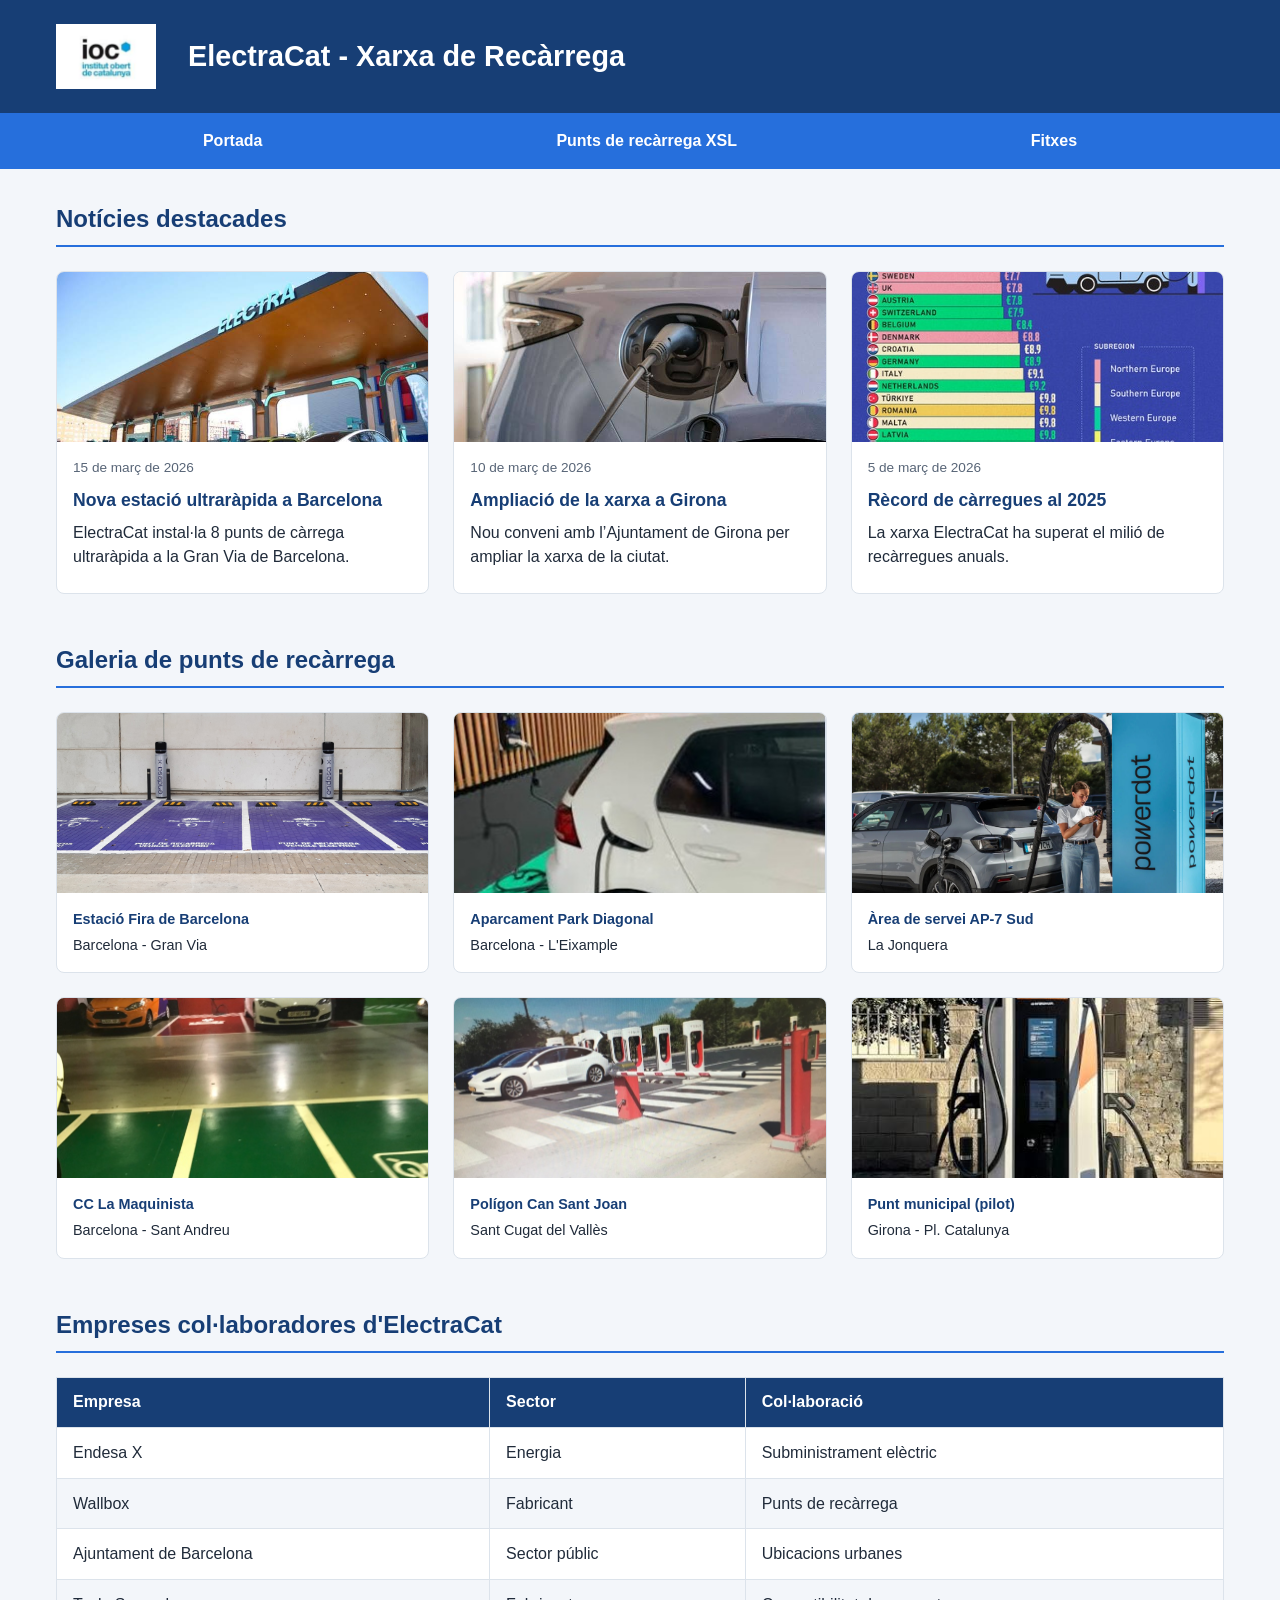
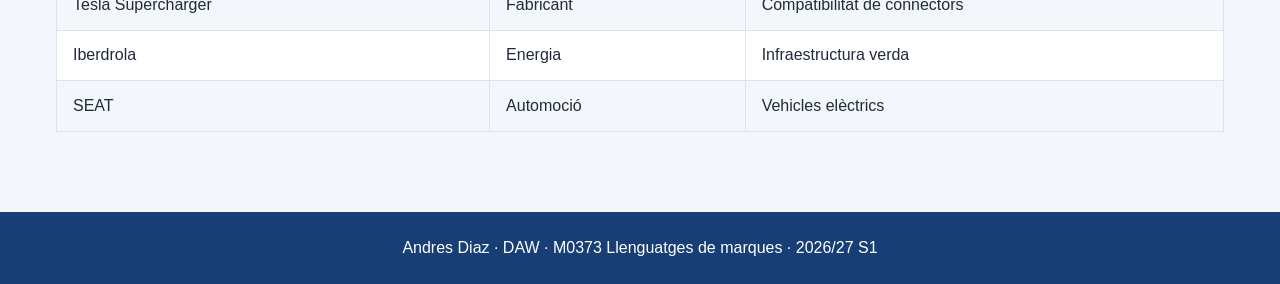
<file: index.html>
<!DOCTYPE html>
<html lang="ca">
<head>
    <meta charset="UTF-8">
    <meta name="viewport" content="width=device-width, initial-scale=1.0">
    <meta name="author" content="Andres Diaz for bewsystems by anondiaz" />
    <meta name="description" content="Xarxa de punts de recàrrega per a vehicles elèctrics" />
    <meta name="keywords" content="ElectraCat, punts de recàrrega, vehicles elèctrics" />
    <title>ElectraCat - Xarxa de Recàrrega</title>
    <link rel="stylesheet" href="CSS/styles.css" />
</head>
<body>
    <header>
        <div class="contenidor capcalera">
            <img src="imatges/logoIoc.jpg" alt="Logotip de l'IOC">
            <h1>ElectraCat - Xarxa de Recàrrega</h1>
        </div>
    </header>
    <nav>
        <ul class="contenidor">
            <li><a href="index.html">Portada</a></li>
            <li><a href="electracat_Diaz.xml">Punts de recàrrega XSL</a></li>
            <li><a href="fitxes.html">Fitxes</a></li>
        </ul>
    </nav>
    <main class="contenidor">
        <section>
            <h2>Notícies destacades</h2>
            <div class="noticies">
                <article>
                    <img src="imatges/noticia1.jpg" alt="Estació de recàrrega a Barcelona">
                    <time datetime="2026-03-15">15 de març de 2026</time>
                    <h3>Nova estació ultraràpida a Barcelona</h3>
                    <p>ElectraCat instal·la 8 punts de càrrega ultraràpida a la Gran Via de Barcelona.</p>
                </article>

                <article>
                    <img src="imatges/noticia2.jpg" alt="Punts de recàrrega a Girona">
                    <time datetime="2026-03-10">10 de març de 2026</time>
                    <h3>Ampliació de la xarxa a Girona</h3>
                    <p>Nou conveni amb l’Ajuntament de Girona per ampliar la xarxa de la ciutat.</p>
                </article>

                <article>
                    <img src="imatges/noticia3.jpg" alt="Vehicle elèctric en procés de recàrrega">
                    <time datetime="2026-03-05">5 de març de 2026</time>
                    <h3>Rècord de càrregues al 2025</h3>
                    <p>La xarxa ElectraCat ha superat el milió de recàrregues anuals.</p>
                </article>
            </div>
        </section>
        <section>
            <h2>Galeria de punts de recàrrega</h2>

            <div class="galeria">
                <figure>
                    <img src="imatges/E001.jpg" alt="Estació Fira de Barcelona">
                    <figcaption>
                        <strong>Estació Fira de Barcelona</strong>
                        Barcelona - Gran Via
                    </figcaption>
                </figure>

                <figure>
                    <img src="imatges/E002.jpg" alt="Aparcament Park Diagonal">
                    <figcaption>
                        <strong>Aparcament Park Diagonal</strong>
                        Barcelona - L'Eixample
                    </figcaption>
                </figure>

                <figure>
                    <img src="imatges/E003.jpg" alt="Àrea de servei AP-7 Sud">
                    <figcaption>
                        <strong>Àrea de servei AP-7 Sud</strong>
                        La Jonquera
                    </figcaption>
                </figure>

                <figure>
                    <img src="imatges/E004.jpg" alt="CC La Maquinista">
                    <figcaption>
                        <strong>CC La Maquinista</strong>
                        Barcelona - Sant Andreu
                    </figcaption>
                </figure>

                <figure>
                    <img src="imatges/E005.jpg" alt="Polígon Can Sant Joan">
                    <figcaption>
                        <strong>Polígon Can Sant Joan</strong>
                        Sant Cugat del Vallès
                    </figcaption>
                </figure>

                <figure>
                    <img src="imatges/E006.jpg" alt="Punt municipal de Girona">
                    <figcaption>
                        <strong>Punt municipal (pilot)</strong>
                        Girona - Pl. Catalunya
                    </figcaption>
                </figure>
            </div>
        </section>
        <section>
            <h2>Empreses col·laboradores d'ElectraCat</h2>

            <div class="taula-contenidor">
                <table>
                    <thead>
                        <tr>
                            <th scope="col">Empresa</th>
                            <th scope="col">Sector</th>
                            <th scope="col">Col·laboració</th>
                        </tr>
                    </thead>
                    <tbody>
                        <tr>
                            <td>Endesa X</td>
                            <td>Energia</td>
                            <td>Subministrament elèctric</td>
                        </tr>
                        <tr>
                            <td>Wallbox</td>
                            <td>Fabricant</td>
                            <td>Punts de recàrrega</td>
                        </tr>
                        <tr>
                            <td>Ajuntament de Barcelona</td>
                            <td>Sector públic</td>
                            <td>Ubicacions urbanes</td>
                        </tr>
                        <tr>
                            <td>Tesla Supercharger</td>
                            <td>Fabricant</td>
                            <td>Compatibilitat de connectors</td>
                        </tr>
                        <tr>
                            <td>Iberdrola</td>
                            <td>Energia</td>
                            <td>Infraestructura verda</td>
                        </tr>
                        <tr>
                            <td>SEAT</td>
                            <td>Automoció</td>
                            <td>Vehicles elèctrics</td>
                        </tr>
                    </tbody>
                </table>
            </div>
        </section>
    </main>
    <footer>
        <p>Andres Diaz · DAW · M0373 Llenguatges de marques · 2026/27 S1</p>
    </footer>
</body>
</html>
</file>
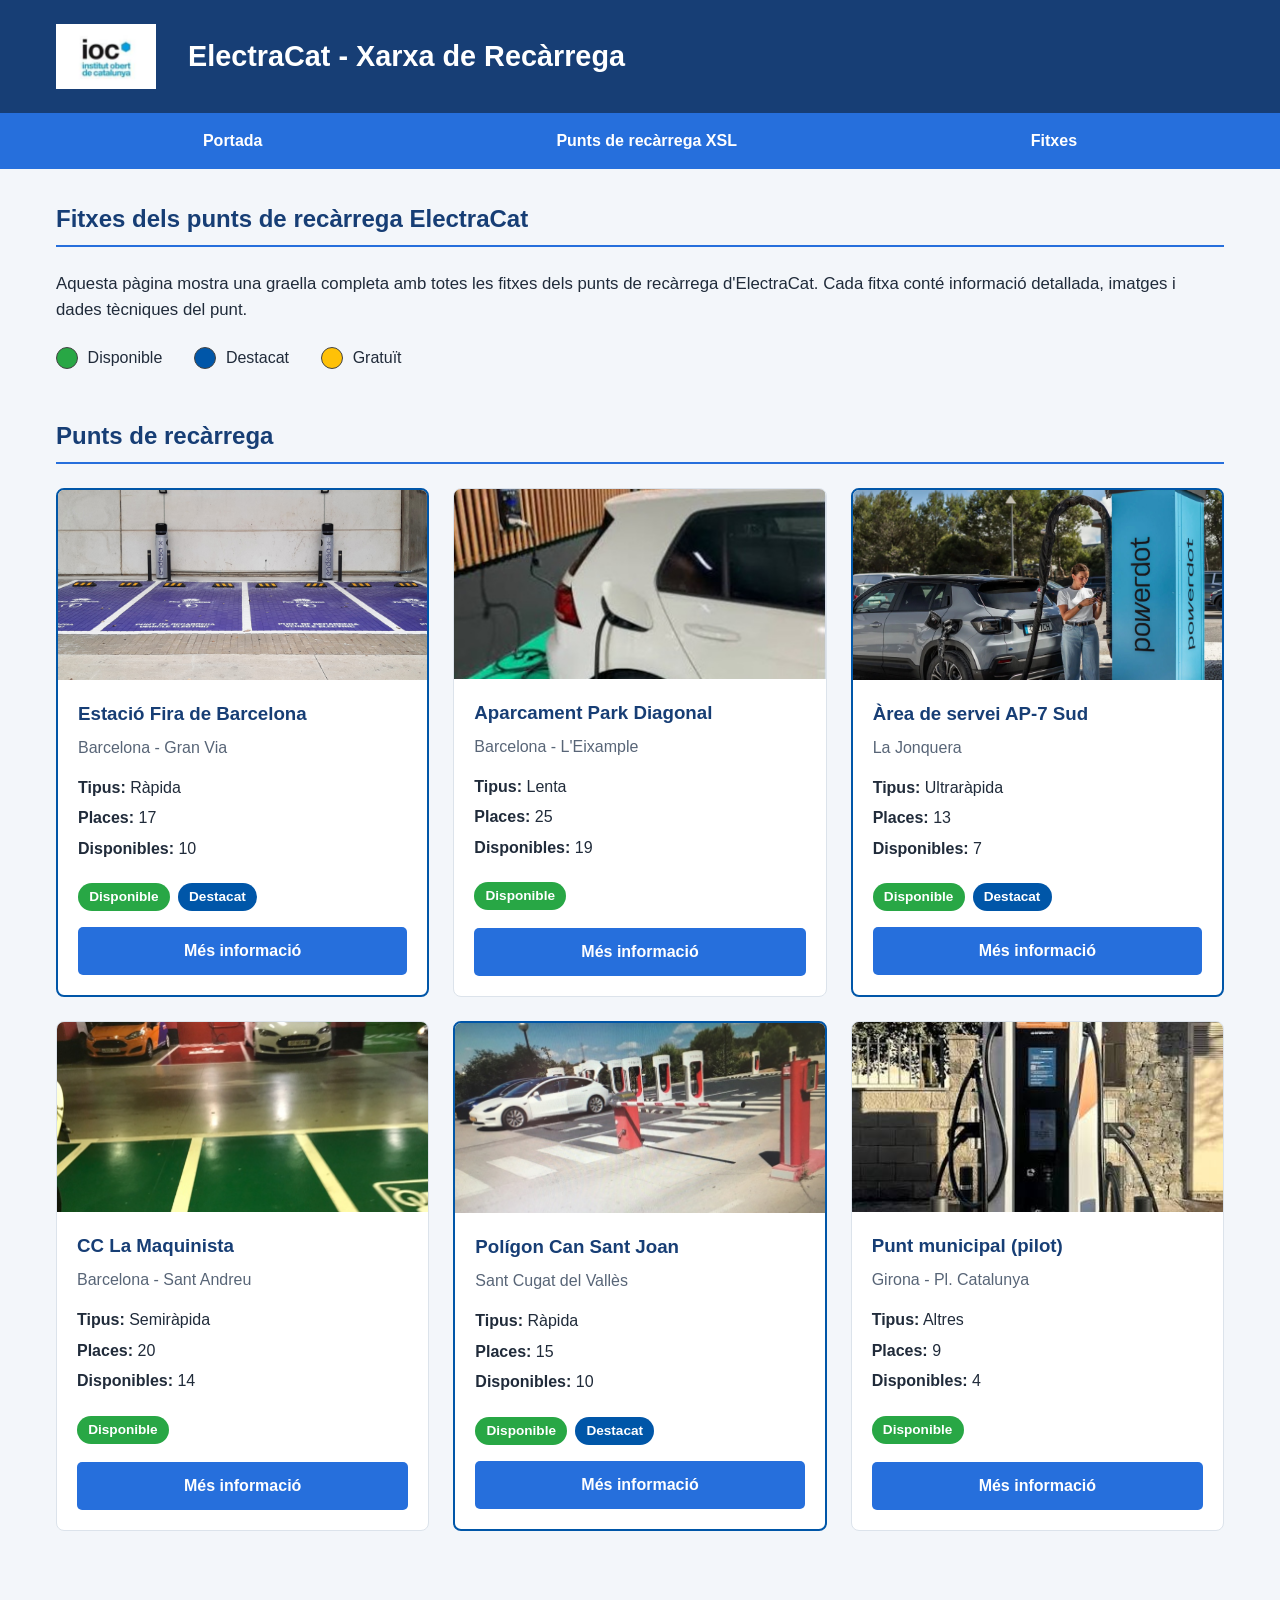
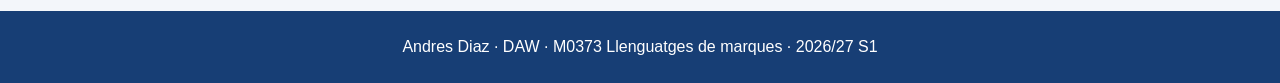
<file: fitxes.html>
<!DOCTYPE html>
<html lang="ca">
<head>
    <meta charset="UTF-8">
    <meta name="viewport" content="width=device-width, initial-scale=1.0">
    <meta name="author" content="Andres Diaz for bewsystems by anondiaz">
    <meta name="description" content="Fitxes dels punts de recàrrega de vehicles elèctrics d'ElectraCat">
    <meta name="keywords" content="Punts de recàrrega, Vehicles elèctrics, ElectraCat">
    <title>ElectraCat - Fitxes dels punts de recàrrega</title>
    <link rel="stylesheet" href="CSS/styles.css">
    <link rel="stylesheet" href="CSS/fitxes.css">
</head>
<body>
    <header>
        <div class="contenidor capcalera">
            <img src="imatges/logoIoc.jpg" alt="Logotip de l'IOC">
            <h1>ElectraCat - Xarxa de Recàrrega</h1>
        </div>
    </header>

    <nav>
        <ul class="contenidor">
            <li><a href="index.html">Portada</a></li>
            <li><a href="electracat_Diaz.xml">Punts de recàrrega XSL</a></li>
            <li><a href="fitxes.html">Fitxes</a></li>
        </ul>
    </nav>

    <main class="contenidor">
        
        <section>
            <h2>Fitxes dels punts de recàrrega ElectraCat</h2>
            <p>Aquesta pàgina mostra una graella completa amb totes les fitxes dels punts de recàrrega d'ElectraCat. Cada fitxa conté informació detallada, imatges i dades tècniques del punt.</p>

            <div class="llegenda">
                <div>
                    <span class="indicador disponible"></span>
                    <span>Disponible</span>
                </div>
                <div>
                    <span class="indicador destacat"></span>
                    <span>Destacat</span>
                </div>
                <div>
                    <span class="indicador gratuit"></span>
                    <span>Gratuït</span>
                </div>
            </div>
        </section>

        <section>
            <h2>Punts de recàrrega</h2>

            <div class="graella-fitxes">
                <article class="fitxa punt-destacat">
                    <img src="imatges/E001.jpg" alt="Estació Fira de Barcelona">
                    <div class="fitxa-contingut">
                        <h3>Estació Fira de Barcelona</h3>
                        <p class="ubicacio">Barcelona - Gran Via</p>
                        <p><strong>Tipus:</strong> Ràpida</p>
                        <p><strong>Places:</strong> 17</p>
                        <p><strong>Disponibles:</strong> 10</p>
                        <div class="etiquetes">
                            <span class="etiqueta disponible">Disponible</span>
                            <span class="etiqueta destacat">Destacat</span>
                        </div>
                        <a class="boto" href="https://ca.wikipedia.org/wiki/Barcelona" target="_blank" rel="noopener noreferrer">Més informació</a>
                    </div>
                </article>

                <article class="fitxa">
                    <img src="imatges/E002.jpg" alt="Aparcament Park Diagonal">
                    <div class="fitxa-contingut">
                        <h3>Aparcament Park Diagonal</h3>
                        <p class="ubicacio">Barcelona - L'Eixample</p>
                        <p><strong>Tipus:</strong> Lenta</p>
                        <p><strong>Places:</strong> 25</p>
                        <p><strong>Disponibles:</strong> 19</p>
                        <div class="etiquetes">
                            <span class="etiqueta disponible">Disponible</span>
                        </div>
                        <a class="boto" href="https://ca.wikipedia.org/wiki/Barcelona" target="_blank" rel="noopener noreferrer">Més informació</a>
                    </div>
                </article>

                <article class="fitxa punt-destacat">
                    <img src="imatges/E003.jpg" alt="Àrea de servei AP-7 Sud">
                    <div class="fitxa-contingut">
                        <h3>Àrea de servei AP-7 Sud</h3>
                        <p class="ubicacio">La Jonquera</p>
                        <p><strong>Tipus:</strong> Ultraràpida</p>
                        <p><strong>Places:</strong> 13</p>
                        <p><strong>Disponibles:</strong> 7</p>
                        <div class="etiquetes">
                            <span class="etiqueta disponible">Disponible</span>
                            <span class="etiqueta destacat">Destacat</span>
                        </div>
                        <a class="boto" href="https://ca.wikipedia.org/wiki/La_Jonquera" target="_blank" rel="noopener noreferrer">Més informació</a>
                    </div>
                </article>

                <article class="fitxa">
                    <img src="imatges/E004.jpg" alt="CC La Maquinista">
                    <div class="fitxa-contingut">
                        <h3>CC La Maquinista</h3>
                        <p class="ubicacio">Barcelona - Sant Andreu</p>
                        <p><strong>Tipus:</strong> Semiràpida</p>
                        <p><strong>Places:</strong> 20</p>
                        <p><strong>Disponibles:</strong> 14</p>
                        <div class="etiquetes">
                            <span class="etiqueta disponible">Disponible</span>
                        </div>
                        <a class="boto" href="https://ca.wikipedia.org/wiki/Barcelona" target="_blank" rel="noopener noreferrer">Més informació</a>
                    </div>
                </article>

                <article class="fitxa punt-destacat">
                    <img src="imatges/E005.jpg" alt="Polígon Can Sant Joan">
                    <div class="fitxa-contingut">
                        <h3>Polígon Can Sant Joan</h3>
                        <p class="ubicacio">Sant Cugat del Vallès</p>
                        <p><strong>Tipus:</strong> Ràpida</p>
                        <p><strong>Places:</strong> 15</p>
                        <p><strong>Disponibles:</strong> 10</p>
                        <div class="etiquetes">
                            <span class="etiqueta disponible">Disponible</span>
                            <span class="etiqueta destacat">Destacat</span>
                        </div>
                        <a class="boto" href="https://ca.wikipedia.org/wiki/Sant_Cugat_del_Vall%C3%A8s" target="_blank" rel="noopener noreferrer">Més informació</a>
                    </div>
                </article>

                <article class="fitxa">
                    <img src="imatges/E006.jpg" alt="Punt municipal de Girona">
                    <div class="fitxa-contingut">
                        <h3>Punt municipal (pilot)</h3>
                        <p class="ubicacio">Girona - Pl. Catalunya</p>
                        <p><strong>Tipus:</strong> Altres</p>
                        <p><strong>Places:</strong> 9</p>
                        <p><strong>Disponibles:</strong> 4</p>
                        <div class="etiquetes">
                            <span class="etiqueta disponible">Disponible</span>
                        </div>
                        <a class="boto" href="https://ca.wikipedia.org/wiki/Girona" target="_blank" rel="noopener noreferrer">Més informació</a>
                    </div>
                </article>
            </div>
        </section>
        
    </main>
    <footer>
        <p>Andres Diaz · DAW · M0373 Llenguatges de marques · 2026/27 S1</p>
    </footer>
</body>
</html>
</file>
<file: CSS/styles.css>
/* Variables generals */
:root {
    --width_xl: 1200px;
    --primary_color: #266fdc;
    --secondary_color: #173e75;
    --background_color: #f3f6fa;
    --destacat_color: #f6c68f;
    --card_color: #ffffff;
    --text_color: #202b3a;
    --border_color: #dce3eb;
}

/* Estils generals */
* {
    margin: 0;
    padding: 0;
    box-sizing: border-box;
}

body {
    font-family: Arial, Helvetica, sans-serif;
    background-color: var(--background_color);
    color: var(--text_color);
    line-height: 1.5;
}

.contenidor {
    max-width: var(--width_xl);
    margin: 0 auto;
    padding-left: 1rem;
    padding-right: 1rem;
}

/* Capçalera */
header {
    background-color: var(--secondary_color);
    color: white;

    .capcalera {
        display: flex;
        align-items: center;
        gap: 2rem;
        padding-top: 1.5rem;
        padding-bottom: 1.5rem;
    }

    img {
        width: 100px;
        height: auto;
    }

    h1 {
        font-size: 1.8rem;
    }
}

/* Menú de navegació */
nav {
    background-color: var(--primary_color);
    position: sticky;
    top: 0;
    z-index: 10;

    ul {
        display: flex;
        justify-content: space-around;
        list-style: none;
    }

    a {
        display: block;
        padding: 1rem;
        color: white;
        text-decoration: none;
        font-weight: bold;
    }

    a:hover {
        background-color: var(--secondary_color);
    }
}

/* Contingut principal */
main {
    padding-top: 2rem;
    padding-bottom: 2rem;
}

section {
    margin-bottom: 3rem;

    h2 {
        margin-bottom: 1.5rem;
        padding-bottom: 0.5rem;
        border-bottom: 2px solid var(--primary_color);
        color: var(--secondary_color);
        font-size: 1.5rem;
    }
}

/* Noticies */
.noticies {
    display: grid;
    grid-template-columns: repeat(3, minmax(0, 1fr));
    gap: 1.5rem;

    article {
        background-color: var(--card_color);
        border: 1px solid var(--border_color);
        border-radius: 8px;
        overflow: hidden;
    }

    img {
        display: block;
        width: 100%;
        height: 170px;
        object-fit: cover;
    }

    time {
        display: block;
        padding: 1rem 1rem 0;
        font-size: 0.85rem;
        color: #586577;
    }

    h3 {
        padding: 0.5rem 1rem;
        color: var(--secondary_color);
        font-size: 1.1rem;
    }

    p {
        padding: 0 1rem 1.5rem;
    }
}

/* Galeria de punts de càrrega */
.galeria {
    display: grid;
    grid-template-columns: repeat(3, minmax(0, 1fr));
    gap: 1.5rem;

    figure {
        background-color: var(--card_color);
        border: 1px solid var(--border_color);
        border-radius: 8px;
        overflow: hidden;
    }

    img {
        display: block;
        width: 100%;
        height: 180px;
        object-fit: cover;
    }

    figcaption {
        padding: 1rem;
        font-size: 0.9rem;
    }

    strong {
        display: block;
        color: var(--secondary_color);
        margin-bottom: 0.25rem;
    }
}

/* Taula de colaboradors */
.taula-contenidor {
    overflow-x: auto;
}

table {
    width: 100%;
    border-collapse: collapse;
    background-color: var(--card_color);

    th, td {
        padding: 0.8rem 1rem;
        border: 1px solid var(--border_color);
        text-align: left;
    }

    th {
        background-color: var(--secondary_color);
        color: white;
    }

    tbody tr:nth-child(even) {
        background-color: var(--background_color);
    }

    tbody tr:hover {
        background-color: #e3edfc;
    }
}

.tornar-portada {
    margin-top: 2rem;
    text-align: right;

    a {
        color: var(--secondary_color);
        text-decoration: none;
        font-weight: bold;
    }

    a:hover {
        text-decoration: underline;
    }
}

table tbody tr.destacat {
    background-color: var(--destacat_color);
}

/* Peu de pàgina */
footer {
    background-color: var(--secondary_color);
    color: white;
    text-align: center;
    padding: 1.5rem;
}

/* Adaptació a tauletes */
@media (max-width: 768px) {
    .noticies,
    .galeria {
        grid-template-columns: repeat(2, minmax(0, 1fr));
    }

    header h1 {
        font-size: 1.4rem;
    }
}

/* Adaptació a mobils */
@media (max-width: 480px) {
    header .capcalera {
        flex-direction: column;
        text-align: center;
        gap: 1rem;
    }

    nav ul {
        flex-wrap: wrap;
    }

    nav a {
        padding: 0.75rem;
        font-size: 0.9rem;
    }

    .noticies,
    .galeria {
        grid-template-columns: 1fr;
    }
}
</file>
<file: CSS/fitxes.css>
/* Variables específicas de las fichas */
:root {
    --disponible_color: #28a745;
    --destacat_fitxa_color: #0056a8;
    --gratuit_color: #ffc107;
}

/* Primera sección: introducción */
main section > p {
    margin-bottom: 1.5rem;
    font-size: 1.05rem;
}

/* Leyenda de colores */
.llegenda {
    display: flex;
    flex-wrap: wrap;
    gap: 2rem;
    margin: 1.5rem 0;

    div {
        display: flex;
        align-items: center;
        gap: 0.6rem;
    }
}

.indicador {
    display: inline-block;
    width: 22px;
    height: 22px;
    border-radius: 50%;
    border: 1px solid #444;
}

.indicador.disponible {
    background-color: var(--disponible_color);
}

.indicador.destacat {
    background-color: var(--destacat_fitxa_color);
}

.indicador.gratuit {
    background-color: var(--gratuit_color);
}

/* Distribución de las fichas */
.graella-fitxes {
    display: grid;
    grid-template-columns: repeat(3, minmax(0, 1fr));
    gap: 1.5rem;
}

/* Estilo de cada ficha */
.fitxa {
    display: flex;
    flex-direction: column;
    background-color: white;
    border: 1px solid var(--border_color);
    border-radius: 8px;
    overflow: hidden;
    transition: transform 0.2s, box-shadow 0.2s;

    img {
        display: block;
        width: 100%;
        height: 190px;
        object-fit: cover;
    }

    &:hover {
        transform: translateY(-5px);
        box-shadow: 0 6px 18px #00000025;
    }
}

/* Fichas destacadas */
.fitxa.punt-destacat {
    border: 2px solid var(--destacat_fitxa_color);
}

/* Contenido de las fichas */
.fitxa-contingut {
    display: flex;
    flex-direction: column;
    flex: 1;
    padding: 1.25rem;

    h3 {
        color: var(--secondary_color);
        margin-bottom: 0.5rem;
    }

    p {
        margin-bottom: 0.4rem;
    }

    .ubicacio {
        color: #586577;
        margin-bottom: 1rem;
    }
}

/* Etiquetas de estado */
.etiquetes {
    display: flex;
    flex-wrap: wrap;
    gap: 0.5rem;
    margin: 1rem 0;
}

.etiqueta {
    display: inline-block;
    padding: 0.25rem 0.7rem;
    border-radius: 20px;
    color: white;
    font-size: 0.85rem;
    font-weight: bold;
}

.etiqueta.disponible {
    background-color: var(--disponible_color);
}

.etiqueta.destacat {
    background-color: var(--destacat_fitxa_color);
}

.etiqueta.gratuit {
    background-color: var(--gratuit_color);
    color: black;
}

/* Enlace con aspecto de botón */
.boto {
    display: block;
    margin-top: auto;
    padding: 0.75rem 1rem;
    background-color: var(--primary_color);
    color: white;
    text-align: center;
    text-decoration: none;
    font-weight: bold;
    border-radius: 5px;
    transition: background-color 0.2s;

    &:hover {
        background-color: var(--secondary_color);
    }
}

/* Adaptación a tabletas */
@media (max-width: 768px) {
    .graella-fitxes {
        grid-template-columns: repeat(2, minmax(0, 1fr));
    }
}

/* Adaptación a móviles */
@media (max-width: 480px) {
    .graella-fitxes {
        grid-template-columns: 1fr;
    }

    .llegenda {
        gap: 1rem;
    }
}
</file>
